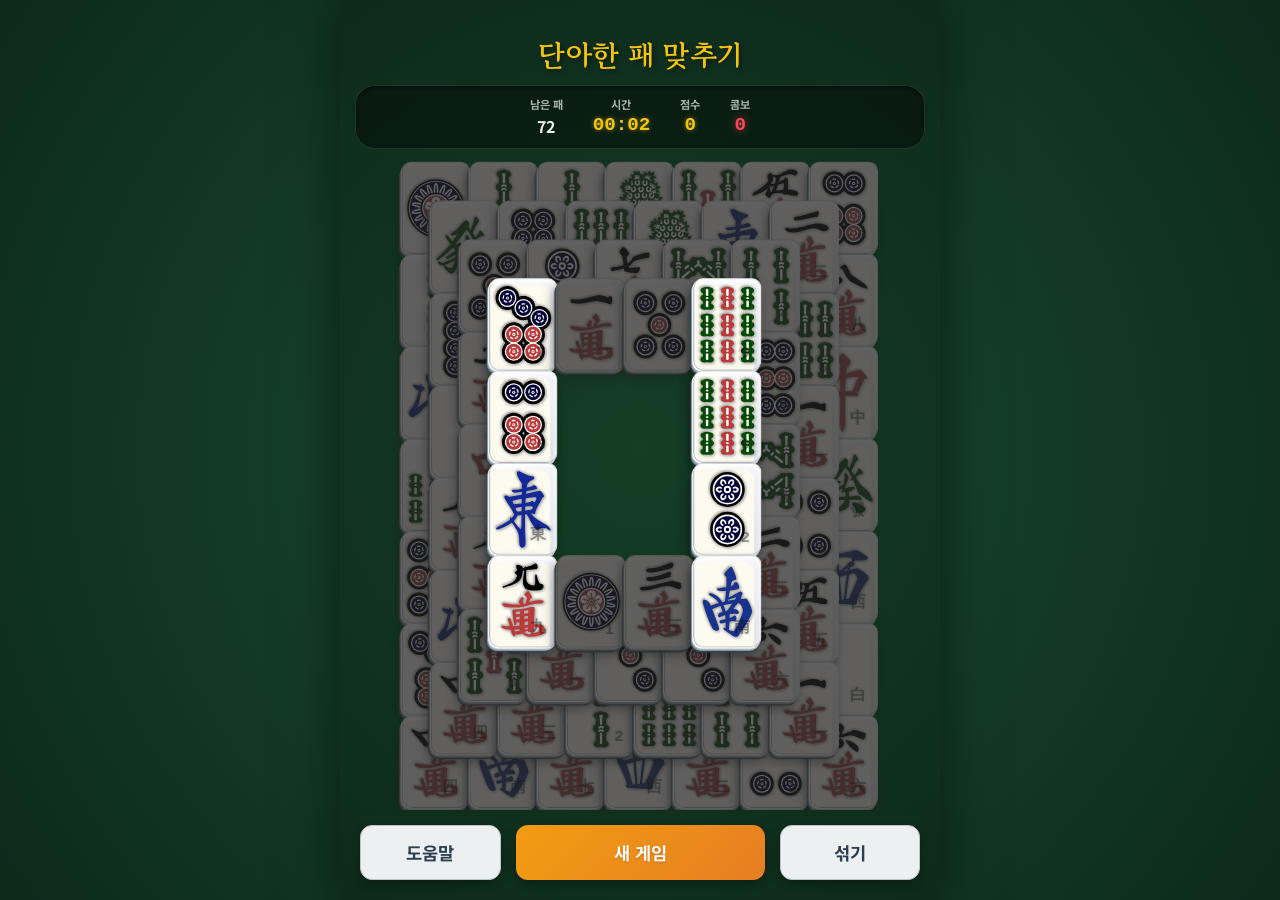
<file: index.html>
<!DOCTYPE html>
<html>
<head>
    <meta charset="UTF-8">
    <title>Majack Solitaire</title>
    <meta http-equiv="refresh" content="0; url=./Majack/">
    <script type="text/javascript">
        window.location.href = "./Majack/"
    </script>
</head>
<body>
    <p>리다이렉트 중입니다... <a href="./Majack/">이동하기</a></p>
</body>
</html>
</file>
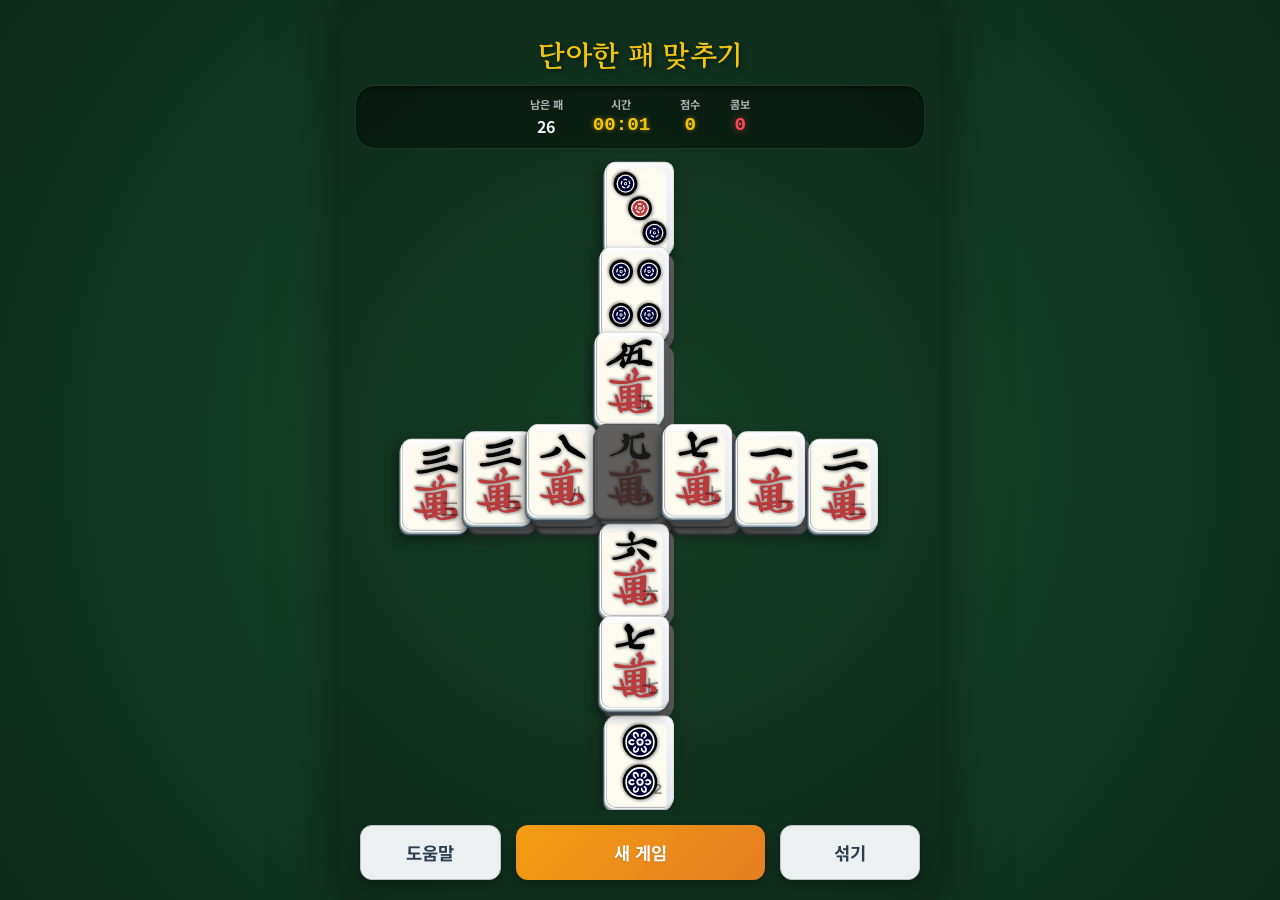
<file: Majack/index.html>
<!DOCTYPE html>
<html lang="ko">
<head>
    <meta charset="UTF-8">
    <meta name="viewport" content="width=device-width, initial-scale=1.0, maximum-scale=1.0, user-scalable=no">
    <title>효도 마작 - 같은 패 맞추기</title>
    <link rel="stylesheet" href="style.css?v=9.9">
    <link rel="manifest" href="manifest.json">
    <link rel="icon" href="icon.png">
    <meta name="theme-color" content="#8b5e34">
    <meta name="apple-mobile-web-app-capable" content="yes">
    <meta name="apple-mobile-web-app-status-bar-style" content="black-translucent">

    <link rel="preconnect" href="https://fonts.googleapis.com">
    <link rel="preconnect" href="https://fonts.gstatic.com" crossorigin>
    <link href="https://fonts.googleapis.com/css2?family=Gowun+Batang:wght@400;700&family=Noto+Sans+KR:wght@300;500;700&display=swap" rel="stylesheet">
    <style>
        /* 캐시 문제를 해결하기 위해 가장 중요한 선택 스타일을 여기에 직접 선언합니다. */
        .tile.selected {
            background: #ff0000 !important;
            border: 3px solid #7a0000 !important;
            outline: 6px solid rgba(255, 0, 0, 0.4) !important; /* 외곽선 추가로 더 넓어보이게 */
            box-shadow: 
                0 0 40px rgba(255, 0, 0, 1) !important,
                0 0 80px rgba(255, 0, 0, 0.6) !important,
                0 0 120px rgba(255, 0, 0, 0.3) !important; /* 광채 범위 대폭 확장 */
            z-index: 1000 !important; 
            transform: translate(calc(-50% + var(--tx, 0px)), calc(-50% + var(--ty, 0px) - 25px)) !important; /* 더 높이 들림 */
            animation: selected-pulse 1s infinite alternate !important; /* 맥동 효과 추가 */
        }
        @keyframes selected-pulse {
            from { outline-width: 4px; filter: brightness(1); }
            to { outline-width: 12px; filter: brightness(1.3); }
        }
        .tile.selected .face {
            filter: drop-shadow(0 0 5px #ffffff) drop-shadow(0 0 10px #ff0000) !important;
        }
    </style>
</head>
<body>
    <div id="app">
        <header>
            <h1>단아한 패 맞추기</h1>
            <div class="stats">
                <div class="stat-item">
                    <span class="label">남은 패</span>
                    <span id="remaining-count">0</span>
                </div>
                <div class="stat-item">
                    <span class="label">시간</span>
                    <span id="timer">00:00</span>
                </div>
                <div class="stat-item">
                    <span class="label">점수</span>
                    <span id="score">0</span>
                </div>
                <div class="stat-item highlight">
                    <span class="label">콤보</span>
                    <span id="combo">0</span>
                </div>
            </div>
        </header>

        <main id="game-container">
            <div id="board"></div>
        </main>

        <footer>
            <button id="hint-btn" class="sub-btn">도움말</button>
            <button id="reset-btn" class="main-btn">새 게임</button>
            <button id="shuffle-btn" class="sub-btn">섞기</button>
        </footer>

        <!-- 메시지 오버레이 -->
        <div id="overlay" class="hidden">
            <div class="msg-box">
                <h2 id="msg-title">참 잘하셨어요!</h2>
                <p id="msg-body">모든 패를 맞추셨습니다.</p>
                <button id="restart-btn">다시 시작하기</button>
            </div>
        </div>
    </div>
    <script src="game.js?v=9.9"></script>
</body>
</html>
</file>
<file: Majack/style.css>
:root {
    --bg-color: #0d2a1b; /* 더 깊고 어두운 숲속의 그린 */
    --tile-face: #ffffff; /* 순백색 베이스 */
    --tile-side: #ced4da; 
    --tile-shadow: rgba(0, 0, 0, 0.6);
    --gold: #d4af37; /* 리얼 골드 컬러 */
    --text-color: #ffffff;
    --accent-color: #d4af37;
}

body {
    background-color: var(--bg-color);
    background-image: 
        radial-gradient(circle at center, #1a4d2e 0%, #0d2a1b 100%),
        url('https://www.transparenttextures.com/patterns/dark-leather.png'); /* 가죽 질감 추가 */
    margin: 0;
    overflow: hidden;
    font-family: 'Noto Sans KR', sans-serif;
    display: flex;
    justify-content: center;
    align-items: center;
    height: 100vh;
    color: var(--text-color);
}

#app {
    width: 100vw;
    height: 100vh;
    display: flex;
    flex-direction: column;
    position: relative;
    max-width: 600px;
    background: rgba(0, 0, 0, 0.2);
    box-shadow: 0 0 50px rgba(0,0,0,0.5);
}

header {
    padding: 15px 15px 5px;
    text-align: center;
    z-index: 10;
}

h1 {
    font-family: 'Gowun Batang', serif;
    font-size: 1.8rem;
    color: #f1c40f;
    margin-bottom: 10px;
    text-shadow: 2px 2px 4px rgba(0,0,0,0.5);
}

.stats {
    display: flex;
    justify-content: center;
    gap: 30px;
    padding: 10px 20px;
    background: rgba(0, 0, 0, 0.4);
    border-radius: 20px;
    box-shadow: inset 0 2px 5px rgba(0,0,0,0.5);
    border: 1px solid rgba(255,255,255,0.1);
    font-weight: 700;
    color: #ecf0f1;
}

#timer, #score, #combo {
    color: #f1c40f;
    font-family: 'Courier New', Courier, monospace;
    text-shadow: 0 0 5px rgba(241, 196, 15, 0.5);
    font-size: 1.2rem;
}

.stat-item.highlight #combo {
    color: #ff4757;
    text-shadow: 0 0 8px rgba(255, 71, 87, 0.6);
}

.stat-item {
    display: flex;
    flex-direction: column;
    align-items: center;
}

.stat-item .label {
    font-size: 0.7rem;
    opacity: 0.7;
    margin-bottom: 2px;
}

@keyframes combo-pulse {
    0% { transform: scale(1); }
    50% { transform: scale(1.2); filter: brightness(1.5); }
    100% { transform: scale(1); }
}

.combo-active {
    animation: combo-pulse 0.5s ease-in-out;
}


/* 마작 솔리테어 보드 */
#game-container {
    flex: 1;
    position: relative;
    width: 100%;
    margin-top: 5px;
    margin-bottom: 5px;
    overflow: hidden; 
}

#board {
    position: absolute;
    top: 50%;
    left: 50%;
    transform: translate(-50%, -50%);
    width: 100%;
    height: 100%;
}

/* 프리미엄 입체 마작 패 (Ivory 테마) */
.tile {
    position: absolute;
    width: 54px;
    height: 74px;
    cursor: pointer;
    transition: transform 0.2s cubic-bezier(0.34, 1.56, 0.64, 1), filter 0.2s;
    user-select: none;
    
    /* 순백색 도자기(Ceramic) 질감 */
    background: linear-gradient(135deg, #ffffff 0%, #f1f2f6 50%, #dfe4ea 100%);
    border-radius: 8px;
    border: 1px solid rgba(0,0,0,0.1);
    
    /* 유료 게임급 3D 음영 디자인 (백색 타일 최적화) */
    box-shadow: 
        inset 0 2px 3px rgba(255,255,255,1),
        -1px 1px 0px #ffffff,
        -1px 2px 0px #bdc3c7,
        -1.5px 2.5px 0px #95a5a6,
        -2px 3px 0.5px #7f8c8d,
        -2.5px 4px 1px #34495e,
        -3px 6px 10px rgba(0,0,0,0.5);
        
    display: flex;
    justify-content: center;
    align-items: center;
    overflow: hidden;
}

/* 패 뒷면의 나무 질감 레이어 (3D 효과를 위한 가상 요소 - 호환성 보정) */
.tile::after {
    content: '';
    position: absolute;
    bottom: -5px;
    left: -5px;
    width: 100%;
    height: 100%;
    background: #fdfaf0; /* 부드러운 뼈대(Bone) 색상 */
    z-index: -1;
    border-radius: 8px;
    box-shadow: inset 1px -1px 2px rgba(0,0,0,0.1);
}

/* 옥 패 특유의 인레이 필터 */
.face {
    width: 90%;
    height: 90%;
    display: flex;
    justify-content: center;
    align-items: center;
    pointer-events: none;
    font-family: "Gowun Batang", serif;
    font-weight: 800;
    /* 음각(Engraving) 느낌을 주는 강력한 드롭 섀도우 */
    filter: drop-shadow(1px 1px 1px rgba(255,255,255,0.8)) drop-shadow(-1px -1px 1px rgba(0,0,0,0.4));
}

/* 만자(Man) 디자인 - 더 깊은 색감 */
.mj-man {
    display: flex;
    flex-direction: column;
    align-items: center;
    line-height: 1;
}
.mj-man .mj-num {
    color: #a91e1e; /* 깊은 핏빛 빨강 */
    font-size: 1.6rem;
}
.mj-man .mj-char {
    color: #1a1a1a; /* 선명한 검정 */
    font-size: 1.6rem;
    margin-top: -2px;
}

/* 통자(Pin) 디자인 - 보석 질감 */
.mj-pin {
    display: grid;
    gap: 3px;
    justify-content: center;
    align-content: center;
    width: 85%;
    height: 85%;
}
.mj-pin.layout-1 .dot { 
    width: 30px; 
    height: 30px; 
    border: 5px double #a91e1e; 
    background: radial-gradient(circle, #e74c3c, #a91e1e);
    box-shadow: 0 0 5px rgba(0,0,0,0.3);
}

.dot {
    width: 13px;
    height: 13px;
    border-radius: 50%;
    background: radial-gradient(circle at 30% 30%, #ffd700, var(--gold)); /* 금색 보석 질감 */
    box-shadow: inset 0 1px 2px rgba(0,0,0,0.5), 1px 1px 1px rgba(255,255,255,0.3);
    margin: 0 auto;
}
.dot.red { background: radial-gradient(circle at 30% 30%, #ff4b2b, #a91e1e); }
.dot.green { background: radial-gradient(circle at 30% 30%, #00ff87, #006036); }

/* 삭자(Sou) 디자인: 세로 막대기(대나무 흉내) */
.mj-sou {
    display: grid;
    gap: 3px;
    justify-content: center;
    align-content: center;
    width: 80%;
    height: 80%;
}
/* 삭 1은 참새나 공작이지만 단순 큰 화려한 글자로 대체 */
.mj-sou.layout-1 { display: flex; color: #004d40; font-size: 2.5rem; filter: drop-shadow(0 0 1px gold); }
.mj-sou:not(.layout-1) { grid-template-columns: repeat(3, 1fr); align-items: center; }
.stick {
    width: 8px;
    height: 18px;
    background: linear-gradient(to bottom, #ffd700, var(--gold));
    border-radius: 4px;
    margin: 0 auto;
    box-shadow: inset 0 1px 2px rgba(0,0,0,0.4), 1px 1px 1px rgba(255,255,255,0.2);
}
.stick.red { background: linear-gradient(to bottom, #ff4b2b, #a91e1e); }
.stick.blue { background: linear-gradient(to bottom, #2196f3, #0d47a1); }

/* 자패/풍패(Wind/Dragon) 큰 글씨 */
.mj-font {
    font-size: 2.5rem;
    text-shadow: 1px 1px 0px rgba(0,0,0,0.1);
}

/* 가독성 가이드 숫자 */
.mj-guide-num {
    position: absolute;
    bottom: 4px;
    right: 6px;
    font-size: 0.8rem;
    color: rgba(0, 0, 0, 0.4);
    font-family: Arial, sans-serif;
    font-weight: bold;
}

.dragon-red { color: #a91e1e; }
.dragon-green { color: #1e6b3c; }
.dragon-blue { color: #1d4e89; border: 3px double #1d4e89; border-radius: 4px; padding: 0 4px; font-size: 2.2rem; }
.wind-black { color: #1a1a1a; }

/* 선택 및 가림 처리 (비활성 타일을 더 짙고 어둡게) */
.tile.blocked {
    filter: brightness(0.35) contrast(0.8) grayscale(0.3); 
    cursor: default;
}

.tile.selected {
    background: #ff4757; /* 강렬한 붉은색 */
    border: 2px solid #ff1f1f;
    /* 붉은색의 강력한 발광 효과로 시인성 확보 */
    box-shadow: 
        -1px 1px 0px #fff,
        -1px 2px 0px #c23616,
        -2px 3px 0px #962100,
        -2px 4px 0px #5e1500,
        0px 0px 25px rgba(255, 71, 87, 1),
        0px 0px 50px rgba(255, 71, 87, 0.6);
    z-index: 1000 !important; 
    transform: translate(calc(-50% + var(--tx, 0px)), calc(-50% + var(--ty, 0px) - 15px)) !important; /* 들림 효과를 15px로 더 강화 */
}
.tile.selected .face {
    /* 기존 scale(1.05)이 글자만 키워서 이질감을 줄 수 있으므로 제거하거나 최소화 */
    filter: drop-shadow(0 0 2px #ff4757);
}

.tile.matched {
    opacity: 0;
    pointer-events: none;
    transform: scale(1.5) translateY(-50px) rotate(15deg) !important;
    filter: brightness(2) blur(5px);
    transition: all 0.6s cubic-bezier(0.23, 1, 0.32, 1);
    z-index: 2000 !important;
}

/* 푸터 및 인터페이스 */
footer {
    padding: 10px 20px 20px;
    display: flex;
    gap: 15px;
    z-index: 10;
}

button {
    border: none;
    border-radius: 12px;
    padding: 14px;
    font-family: inherit;
    font-weight: 700;
    font-size: 1.1rem;
    cursor: pointer;
    transition: all 0.2s;
    box-shadow: 0 4px 10px rgba(0,0,0,0.3);
}

button:active {
    transform: translateY(2px);
    box-shadow: 0 1px 2px rgba(0,0,0,0.3);
}

.main-btn {
    flex: 2;
    background: linear-gradient(135deg, #f39c12, #e67e22);
    color: white;
    text-shadow: 0 1px 2px rgba(0,0,0,0.2);
}

.sub-btn {
    flex: 1;
    background: #ecf0f1;
    color: #2c3e50;
    border: 1px solid #bdc3c7;
}

.hidden { display: none !important; }

/* 오버레이 */
#overlay {
    position: fixed;
    top: 0;
    left: 0;
    width: 100%;
    height: 100%;
    background: rgba(0, 0, 0, 0.5);
    display: flex;
    justify-content: center;
    align-items: center;
    z-index: 100;
    backdrop-filter: blur(4px);
    transition: opacity 0.3s;
}

.msg-box {
    background: white;
    padding: 40px;
    border-radius: 24px;
    text-align: center;
    max-width: 80%;
    box-shadow: 0 20px 40px rgba(0,0,0,0.2);
}

.msg-box h2 {
    font-family: 'Gowun Batang', serif;
    margin-bottom: 10px;
    color: var(--accent-color);
}

.msg-box p {
    margin-bottom: 25px;
    color: #666;
}

#restart-btn {
    background: var(--accent-color);
    color: white;
    padding: 12px 30px;
    font-size: 1rem;
}

/* 연결선 시각화 */
.connection-line {
    position: absolute;
    background-color: var(--gold);
    z-index: 5;
    pointer-events: none;
    opacity: 0.6;
}

/* 마작 이미지 스타일 */
.mj-img {
    width: 100%;
    height: 100%;
    object-fit: contain;
    padding: 2px;
    filter: drop-shadow(1px 1px 1px rgba(0,0,0,0.3));
}
</file>
